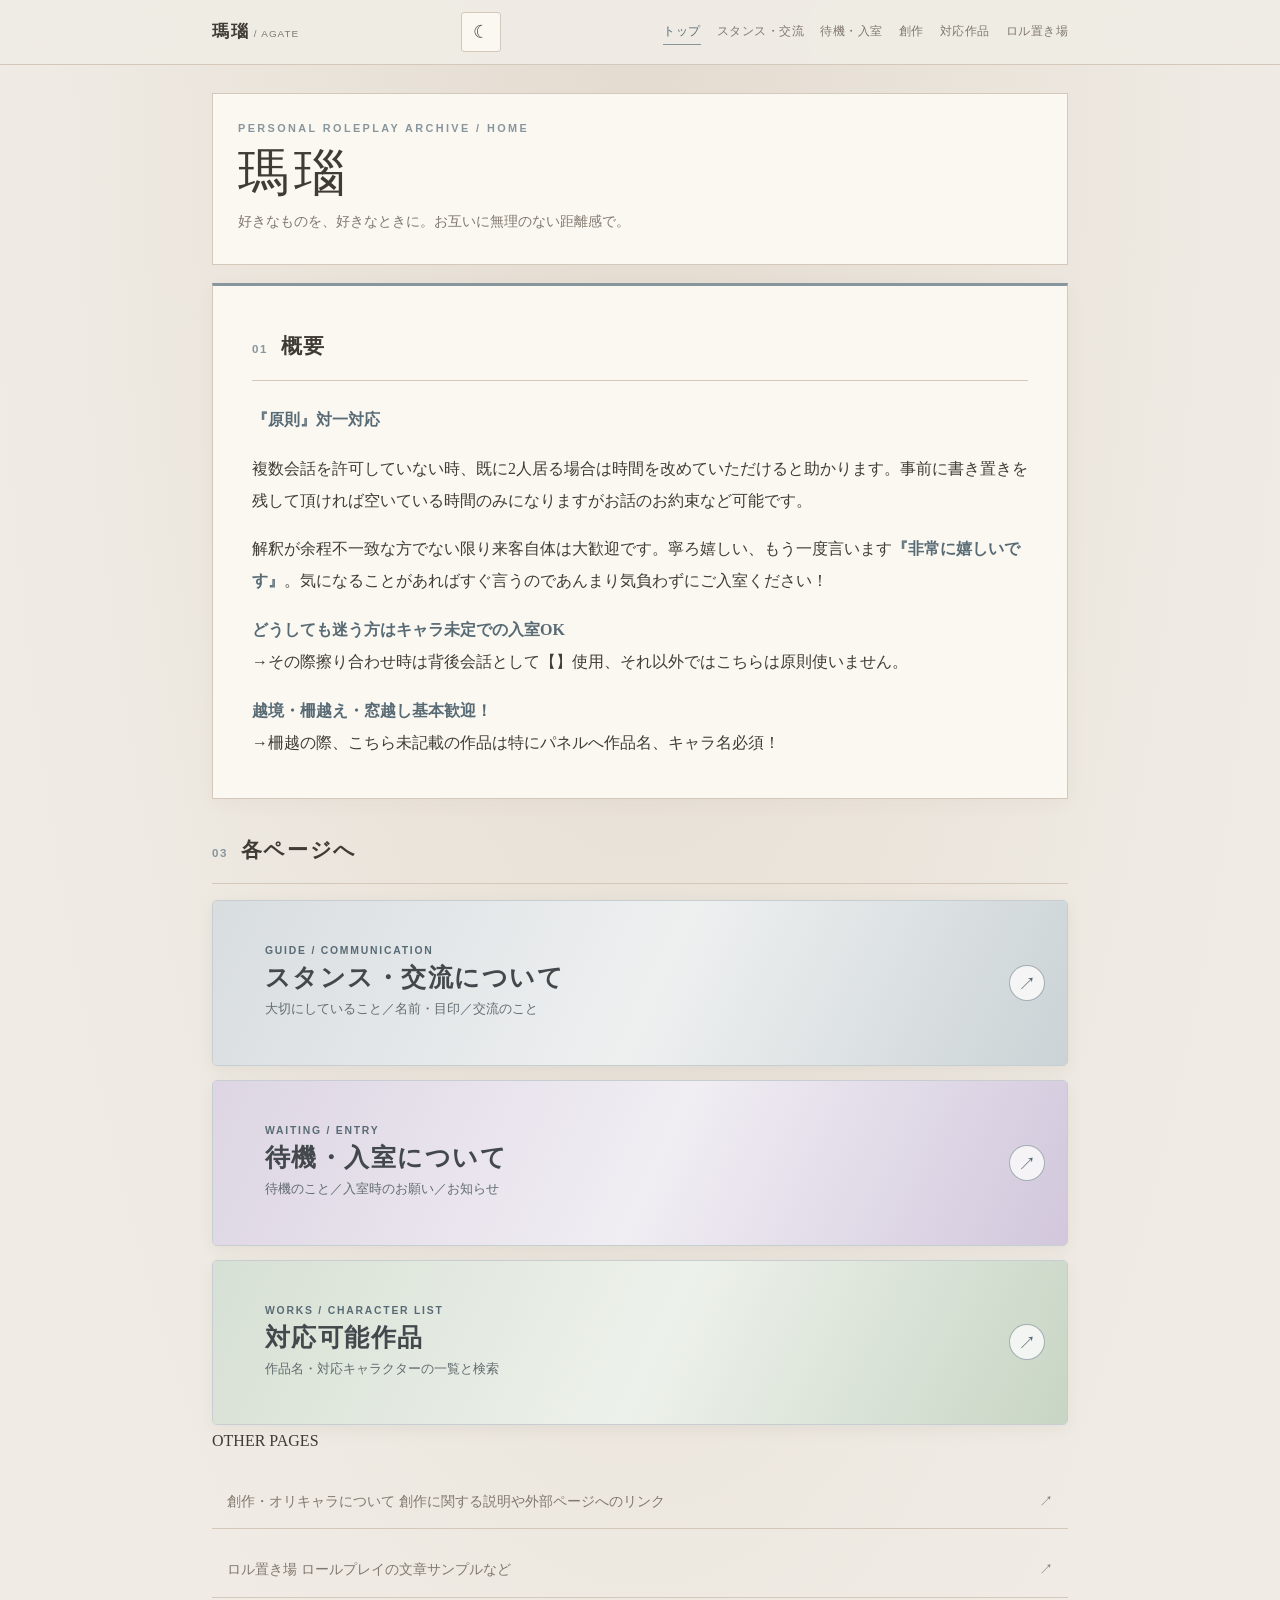
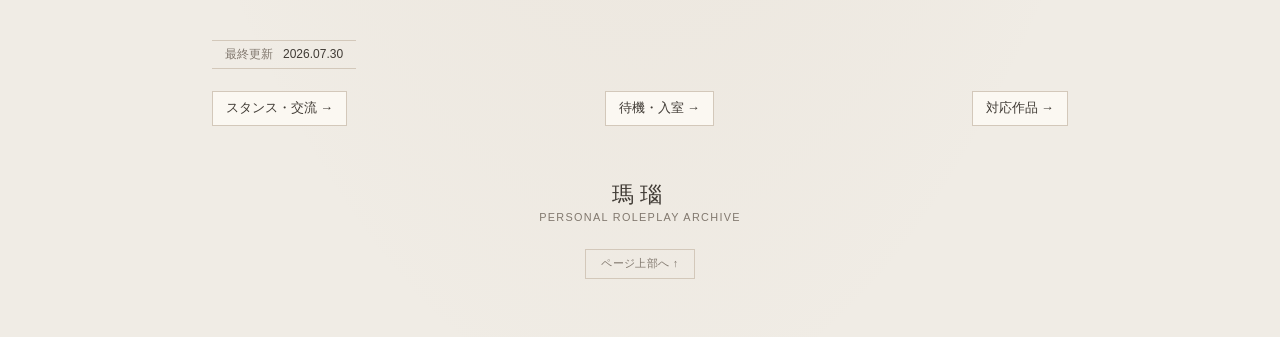
<file: index.html>
<!doctype html>
<html lang="ja">
<head>
  <meta charset="utf-8">
  <meta name="viewport" content="width=device-width, initial-scale=1">
  <meta name="theme-color" content="#f0eee6">
  <meta name="description" content="瑪瑙｜なりきり・交流案内">
  <title>瑪瑙 / AGATE</title>
  <link rel="stylesheet" href="style.css">
</head>

<body>
  <header class="site-header">
    <div class="header-inner">
      <a class="brand" href="index.html">瑪瑙<span> / AGATE</span></a>

      <div class="header-actions">
        <button class="menu-toggle" id="menuToggle" aria-expanded="false" aria-controls="siteNav">目次 ☰</button>
        <button class="theme-toggle" id="themeToggle" aria-label="ダークモードに切り替え">☾</button>
      </div>

      <nav id="siteNav" class="site-nav" aria-label="サイト内目次">
        <a href="index.html" aria-current="page">トップ</a>
        <a href="guide.html">スタンス・交流</a>
        <a href="waiting.html">待機・入室</a>
        <a href="creative.html">創作</a>
        <a href="works.html">対応作品</a>
        <a href="rol.html">ロル置き場</a>
      </nav>
    </div>
  </header>

  <main id="top">
    <div class="page-intro">
      <div class="page-kicker">PERSONAL ROLEPLAY ARCHIVE / HOME</div>
      <h1>瑪瑙</h1>
      <p>好きなものを、好きなときに。お互いに無理のない距離感で。</p>
    </div>

    <section class="content-section intro-card" id="about">
      <div class="section-heading">
        <span class="section-no">01</span>
        <h2>概要</h2>
      </div>

      <p><strong>『原則』対一対応</strong></p>

      <p>複数会話を許可していない時、既に2人居る場合は時間を改めていただけると助かります。事前に書き置きを残して頂ければ空いている時間のみになりますがお話のお約束など可能です。</p>

      <p>解釈が余程不一致な方でない限り来客自体は大歓迎です。寧ろ嬉しい、もう一度言います<strong>『非常に嬉しいです』</strong>。気になることがあればすぐ言うのであんまり気負わずにご入室ください！</p>

      <p>
        <strong>どうしても迷う方はキャラ未定での入室OK</strong><br>
        →その際擦り合わせ時は背後会話として【】使用、それ以外ではこちらは原則使いません。
      </p>

      <p>
        <strong>越境・柵越え・窓越し基本歓迎！</strong><br>
        →柵越の際、こちら未記載の作品は特にパネルへ作品名、キャラ名必須！
      </p>
    </section>

    

    <section class="banner-section" aria-labelledby="page-entries-title">
      <div class="banner-section-heading">
        <span class="section-no">03</span>
        <h2 id="page-entries-title">各ページへ</h2>
      </div>

      <div class="banner-grid">
        <a class="page-banner banner-guide" href="guide.html">
          <span class="banner-copy">
            <span class="banner-kicker">GUIDE / COMMUNICATION</span>
            <span class="banner-title">スタンス・交流について</span>
            <span class="banner-description">大切にしていること／名前・目印／交流のこと</span>
          </span>
          <span class="banner-arrow" aria-hidden="true">↗</span>
        </a>

        <a class="page-banner banner-waiting" href="waiting.html">
          <span class="banner-copy">
            <span class="banner-kicker">WAITING / ENTRY</span>
            <span class="banner-title">待機・入室について</span>
            <span class="banner-description">待機のこと／入室時のお願い／お知らせ</span>
          </span>
          <span class="banner-arrow" aria-hidden="true">↗</span>
        </a>

        <a class="page-banner banner-works" href="works.html">
          <span class="banner-copy">
            <span class="banner-kicker">WORKS / CHARACTER LIST</span>
            <span class="banner-title">対応可能作品</span>
            <span class="banner-description">作品名・対応キャラクターの一覧と検索</span>
          </span>
          <span class="banner-arrow" aria-hidden="true">↗</span>
        </a>
      </div>

      <div class="minor-page-links">
        <p class="minor-page-heading">OTHER PAGES</p>

        <a class="minor-page-link" href="creative.html">
          <span>
            <span class="minor-page-title">創作・オリキャラについて</span>
            <span class="minor-page-description">創作に関する説明や外部ページへのリンク</span>
          </span>
          <span aria-hidden="true">↗</span>
        </a>

        <a class="minor-page-link" href="rol.html">
          <span>
            <span class="minor-page-title">ロル置き場</span>
            <span class="minor-page-description">ロールプレイの文章サンプルなど</span>
          </span>
          <span aria-hidden="true">↗</span>
        </a>
      </div>
    </section>

    <div class="meta-row home-updated">
      <span class="meta-label">最終更新</span>
      <time datetime="2026-07-30" id="updatedDate">2026.07.30</time>
    </div>

    <div class="page-links">
      <a href="guide.html">スタンス・交流 →</a>
      <a href="waiting.html">待機・入室 →</a>
      <a href="works.html">対応作品 →</a>
    </div>

    <footer class="site-footer">
      <p class="footer-title">瑪瑙</p>
      <p>PERSONAL ROLEPLAY ARCHIVE</p>
      <a href="#top" class="back-top">ページ上部へ ↑</a>
    </footer>
  </main>

  <a id="floatingTop" class="floating-top" href="#top" aria-label="ページ上部へ戻る">↑</a>
  <script src="script.js"></script>
</body>
</html>
</file>
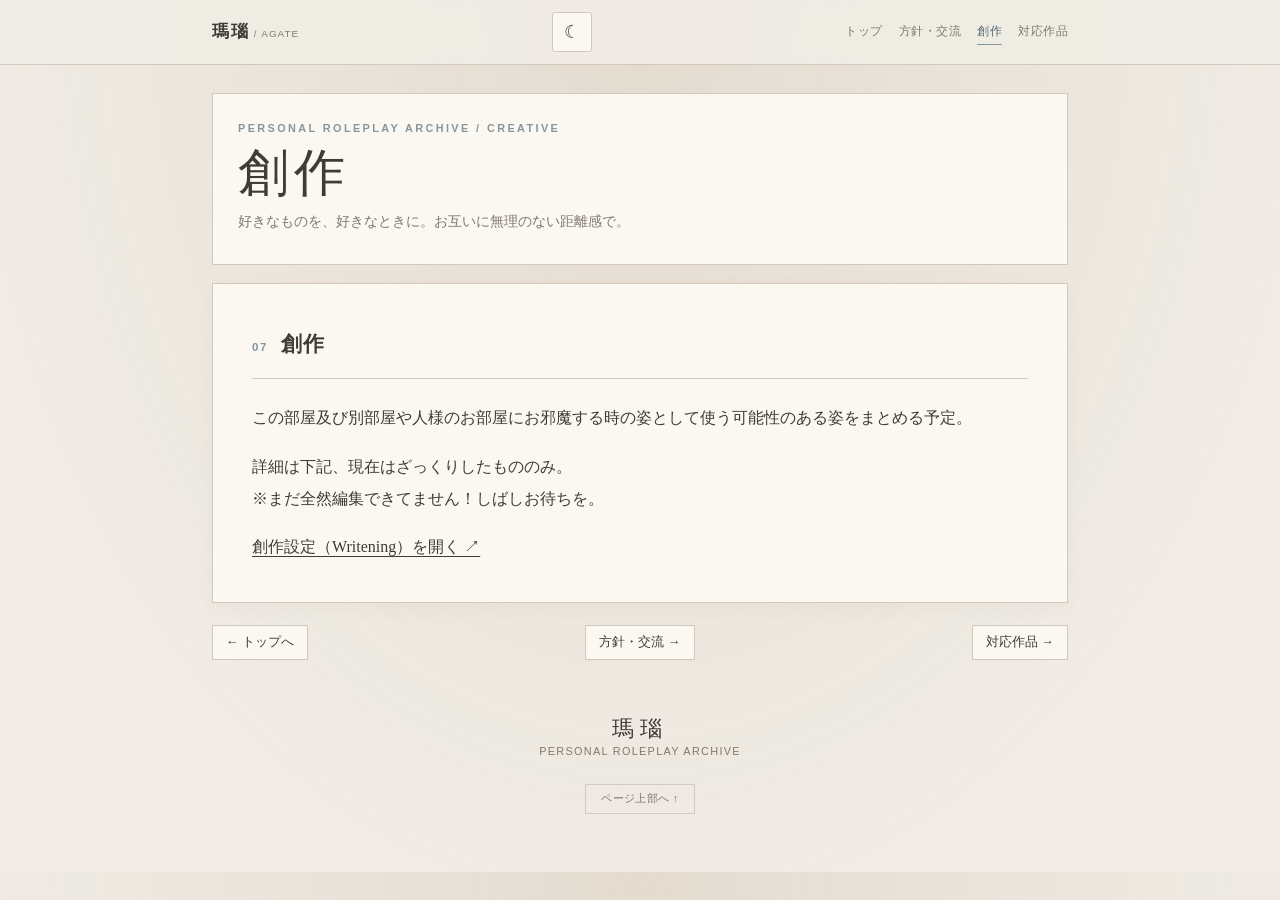
<file: creative.html>
<!doctype html>
<html lang="ja"><head><meta charset="utf-8"><meta name="viewport" content="width=device-width, initial-scale=1">
<meta name="theme-color" content="#f0eee6"><meta name="description" content="瑪瑙｜なりきり・交流案内">
<title>創作｜瑪瑙</title><link rel="stylesheet" href="style.css"></head>
<body><header class="site-header"><div class="header-inner">
<a class="brand" href="index.html">瑪瑙<span> / AGATE</span></a>
<div class="header-actions"><button class="menu-toggle" id="menuToggle" aria-expanded="false" aria-controls="siteNav">目次 ☰</button><button class="theme-toggle" id="themeToggle" aria-label="ダークモードに切り替え">☾</button></div>
<nav id="siteNav" class="site-nav" aria-label="サイト内目次"><a href="index.html">トップ</a><a href="guide.html">方針・交流</a><a href="creative.html" aria-current="page">創作</a><a href="works.html">対応作品</a></nav></div></header>
<main id="top"><div class="page-intro"><div class="page-kicker">PERSONAL ROLEPLAY ARCHIVE / CREATIVE</div><h1>創作</h1><p>好きなものを、好きなときに。お互いに無理のない距離感で。</p></div>
<section class="content-section" id="創作">
<div class="section-heading"><span class="section-no">07</span><h2>創作</h2></div>
<p>この部屋及び別部屋や人様のお部屋にお邪魔する時の姿として使う可能性のある姿をまとめる予定。</p>
<p>詳細は下記、現在はざっくりしたもののみ。<br/>※まだ全然編集できてません！しばしお待ちを。</p>
<p><a class="text-link" href="https://writening.net/page?8SPpEe" rel="noopener noreferrer" target="_blank">創作設定（Writening）を開く ↗</a></p>
</section>
<div class="page-links"><a href="index.html">← トップへ</a><a href="guide.html">方針・交流 →</a><a href="works.html">対応作品 →</a></div>
<footer class="site-footer"><p class="footer-title">瑪瑙</p><p>PERSONAL ROLEPLAY ARCHIVE</p><a href="#top" class="back-top">ページ上部へ ↑</a></footer></main>
<a id="floatingTop" class="floating-top" href="#top" aria-label="ページ上部へ戻る">↑</a><script src="script.js"></script></body></html>
</file>
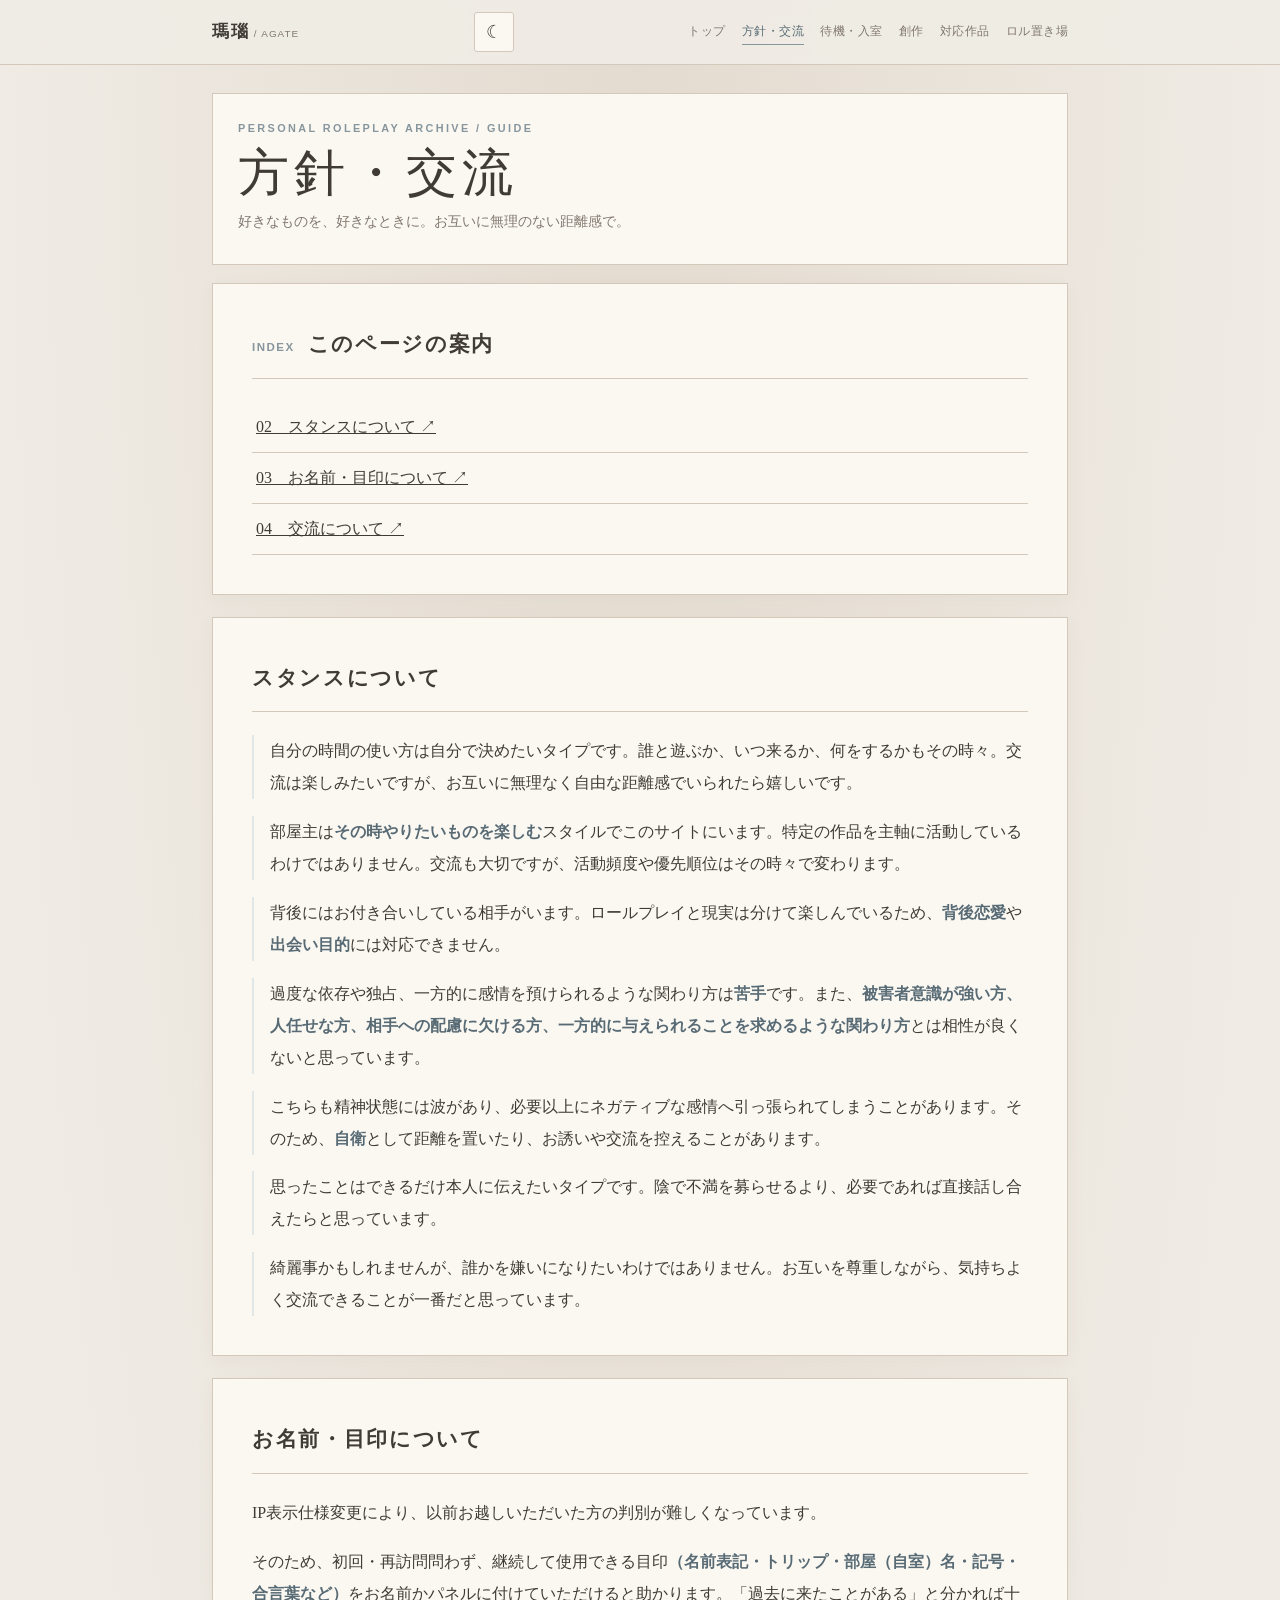
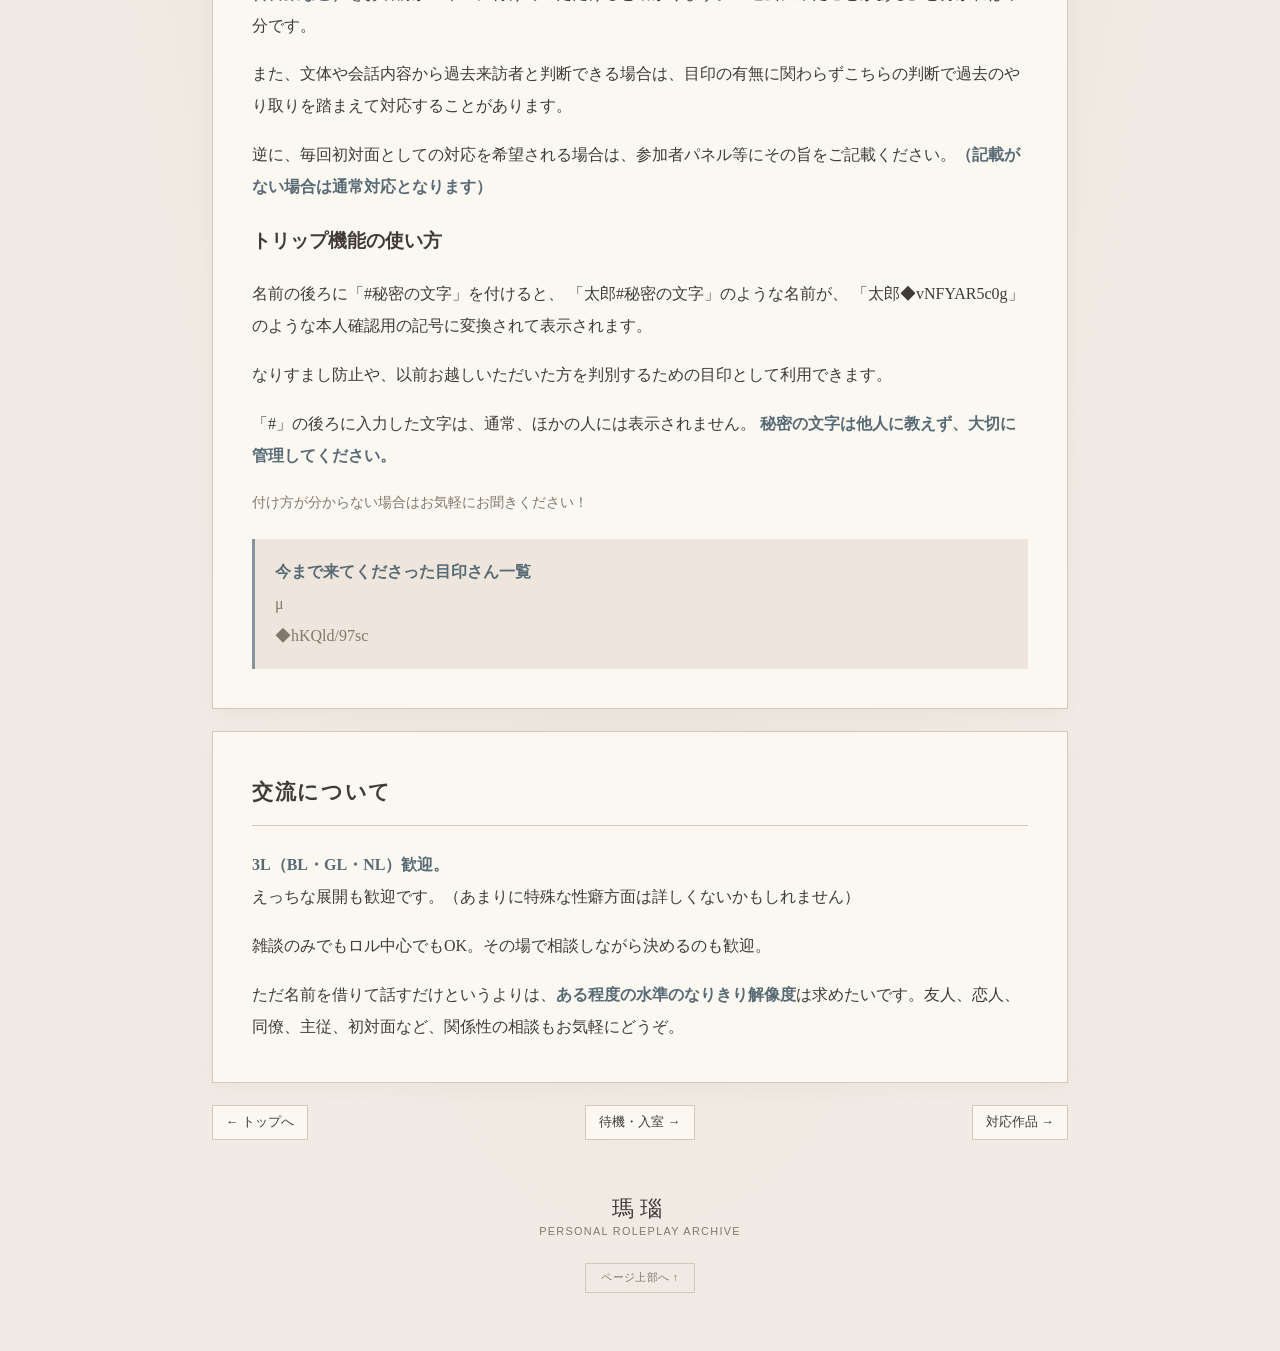
<file: guide.html>
<!doctype html>
<html lang="ja">
<head>
<meta charset="utf-8">
<meta name="viewport" content="width=device-width, initial-scale=1">
<meta name="theme-color" content="#f0eee6">
<meta name="description" content="瑪瑙｜なりきり・交流案内">
<title>方針・交流｜瑪瑙</title>
<link rel="stylesheet" href="style.css">
</head>

<body>
<header class="site-header">
  <div class="header-inner">
    <a class="brand" href="index.html">瑪瑙<span> / AGATE</span></a>
    <div class="header-actions">
      <button class="menu-toggle" id="menuToggle"
        aria-expanded="false" aria-controls="siteNav">目次 ☰</button>
      <button class="theme-toggle" id="themeToggle"
        aria-label="ダークモードに切り替え">☾</button>
    </div>
    <nav id="siteNav" class="site-nav" aria-label="サイト内ナビゲーション">
      <a href="index.html">トップ</a>
      <a href="guide.html" aria-current="page">方針・交流</a>
      <a href="waiting.html">待機・入室</a>
      <a href="creative.html">創作</a>
      <a href="works.html">対応作品</a>
      <a href="rol.html">ロル置き場</a>
    </nav>
  </div>
</header>

<main id="top">
  <div class="page-intro">
    <div class="page-kicker">PERSONAL ROLEPLAY ARCHIVE / GUIDE</div>
    <h1>方針・交流</h1>
    <p>好きなものを、好きなときに。お互いに無理のない距離感で。</p>
  </div>
<section class="content-section" id="guide-index">
  <div class="section-heading">
    <span class="section-no">INDEX</span>
    <h2>このページの案内</h2>
  </div>
  <nav class="guide-index" aria-label="ページ内目次">
    <a href="#stance">02　スタンスについて ↗</a>
    <a href="#name-mark">03　お名前・目印について ↗</a>
    <a href="#交流">04　交流について ↗</a>
  </nav>
</section>
  <section class="content-section" id="stance">
    <div class="section-heading">

      <h2>スタンスについて</h2>
    </div>
    <div class="prose">
      <p>自分の時間の使い方は自分で決めたいタイプです。誰と遊ぶか、いつ来るか、何をするかもその時々。交流は楽しみたいですが、お互いに無理なく自由な距離感でいられたら嬉しいです。</p>
      <p>部屋主は<strong>その時やりたいものを楽しむ</strong>スタイルでこのサイトにいます。特定の作品を主軸に活動しているわけではありません。交流も大切ですが、活動頻度や優先順位はその時々で変わります。</p>
      <p>背後にはお付き合いしている相手がいます。ロールプレイと現実は分けて楽しんでいるため、<strong>背後恋愛</strong>や<strong>出会い目的</strong>には対応できません。</p>
      <p>過度な依存や独占、一方的に感情を預けられるような関わり方は<strong>苦手</strong>です。また、<strong>被害者意識が強い方、人任せな方、相手への配慮に欠ける方、一方的に与えられることを求めるような関わり方</strong>とは相性が良くないと思っています。</p>
      <p>こちらも精神状態には波があり、必要以上にネガティブな感情へ引っ張られてしまうことがあります。そのため、<strong>自衛</strong>として距離を置いたり、お誘いや交流を控えることがあります。</p>
      <p>思ったことはできるだけ本人に伝えたいタイプです。陰で不満を募らせるより、必要であれば直接話し合えたらと思っています。</p>
      <p>綺麗事かもしれませんが、誰かを嫌いになりたいわけではありません。お互いを尊重しながら、気持ちよく交流できることが一番だと思っています。</p>
    </div>
  </section>

  <section class="content-section" id="name-mark">
    <div class="section-heading">
    
      <h2>お名前・目印について</h2>
    </div>
    <p>IP表示仕様変更により、以前お越しいただいた方の判別が難しくなっています。</p>
    <p>そのため、初回・再訪問問わず、継続して使用できる目印<strong>（名前表記・トリップ・部屋（自室）名・記号・合言葉など）</strong>をお名前かパネルに付けていただけると助かります。「過去に来たことがある」と分かれば十分です。</p>
    <p>また、文体や会話内容から過去来訪者と判断できる場合は、目印の有無に関わらずこちらの判断で過去のやり取りを踏まえて対応することがあります。</p>
    <p>逆に、毎回初対面としての対応を希望される場合は、参加者パネル等にその旨をご記載ください。<strong>（記載がない場合は通常対応となります）</strong></p>
  <div class="agate-note">
  <h3>トリップ機能の使い方</h3>
  <p>
    名前の後ろに「#秘密の文字」を付けると、
    「太郎#秘密の文字」のような名前が、
    「太郎◆vNFYAR5c0g」のような本人確認用の記号に変換されて表示されます。
  </p>
  <p>
    なりすまし防止や、以前お越しいただいた方を判別するための目印として利用できます。
  </p>
  <p>
    「#」の後ろに入力した文字は、通常、ほかの人には表示されません。
    <strong>秘密の文字は他人に教えず、大切に管理してください。</strong>
  </p>
  <p class="small-note">
    付け方が分からない場合はお気軽にお聞きください！
  </p>
</div>

    <div class="agate-card">
 

    <blockquote>
      <strong>今まで来てくださった目印さん一覧</strong><br>
      μ<br>
      ◆hKQld/97sc
    </blockquote>
  </section>

  <section class="content-section" id="交流">
    <div class="section-heading">

      <h2>交流について</h2>
    </div>
    <p><strong>3L（BL・GL・NL）歓迎。</strong><br>
    えっちな展開も歓迎です。（あまりに特殊な性癖方面は詳しくないかもしれません）</p>
    <p>雑談のみでもロル中心でもOK。その場で相談しながら決めるのも歓迎。</p>
    <p>ただ名前を借りて話すだけというよりは、<strong>ある程度の水準のなりきり解像度</strong>は求めたいです。友人、恋人、同僚、主従、初対面など、関係性の相談もお気軽にどうぞ。</p>
  </section>

  <div class="page-links">
    <a href="index.html">← トップへ</a>
    <a href="waiting.html">待機・入室 →</a>
    <a href="works.html">対応作品 →</a>
  </div>

  <footer class="site-footer">
    <p class="footer-title">瑪瑙</p>
    <p>PERSONAL ROLEPLAY ARCHIVE</p>
    <a href="#top" class="back-top">ページ上部へ ↑</a>
  </footer>
</main>

<a id="floatingTop" class="floating-top" href="#top"
  aria-label="ページ上部へ戻る">↑</a>

<script src="script.js"></script>

</body>
</html>
</file>
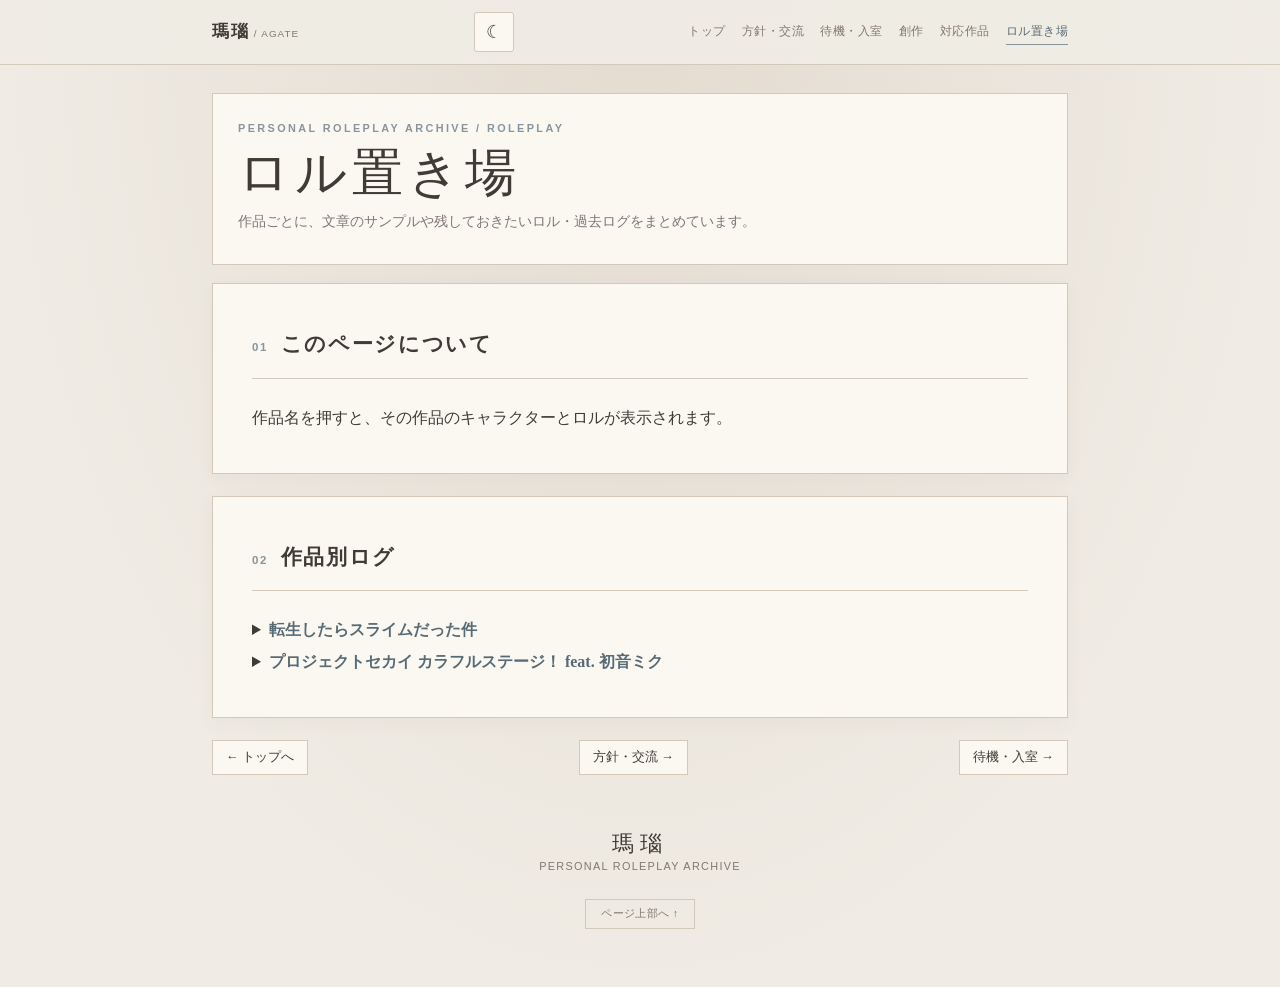
<file: rol.html>
<!doctype html>
<html lang="ja">
<head>
<meta charset="utf-8">
<meta name="viewport" content="width=device-width, initial-scale=1">
<meta name="theme-color" content="#f0eee6">
<meta name="description" content="瑪瑙｜ロル置き場">
<title>ロル置き場｜瑪瑙</title>
<link rel="stylesheet" href="style.css">
</head>

<body>
<header class="site-header">
  <div class="header-inner">
    <a class="brand" href="index.html">瑪瑙<span> / AGATE</span></a>
    <div class="header-actions">
      <button class="menu-toggle" id="menuToggle"
        aria-expanded="false" aria-controls="siteNav">目次 ☰</button>
      <button class="theme-toggle" id="themeToggle"
        aria-label="ダークモードに切り替え">☾</button>
    </div>
    <nav id="siteNav" class="site-nav" aria-label="サイト内ナビゲーション">
      <a href="index.html">トップ</a>
      <a href="guide.html">方針・交流</a>
      <a href="waiting.html">待機・入室</a>
      <a href="creative.html">創作</a>
      <a href="works.html">対応作品</a>
      <a href="rol.html" aria-current="page">ロル置き場</a>
    </nav>
  </div>
</header>

<main id="top">
  <div class="page-intro">
    <div class="page-kicker">PERSONAL ROLEPLAY ARCHIVE / ROLEPLAY</div>
    <h1>ロル置き場</h1>
    <p>作品ごとに、文章のサンプルや残しておきたいロル・過去ログをまとめています。</p>
  </div>

  <section class="content-section" id="about">
    <div class="section-heading">
      <span class="section-no">01</span>
      <h2>このページについて</h2>
    </div>
    <div class="agate-note">
      <p>作品名を押すと、その作品のキャラクターとロルが表示されます。</p>
    </div>
  </section>

  <section class="content-section" id="samples">
    <div class="section-heading">
      <span class="section-no">02</span>
      <h2>作品別ログ</h2>
    </div>

    <!-- 転生したらスライムだった件 -->
    <details class="agate-card">
      <summary>
        <strong>転生したらスライムだった件</strong>
      </summary>

    <div class="prose">
  <h3>リムル</h3>
  <p class="small-note">
    <time datetime="2026-06-09T12:58:11">2026.06.09 12:58:11</time>
  </p>

  <blockquote>
    <p>（　執務室を後にし、石畳の道を歩く。　夜のテンペストは昼間とは違う顔を見せる。　酒場から聞こえる笑い声。　屋台から漂う香ばしい匂い。　家路を急ぐ者たちの足音。　どこを見ても穏やかな日常が広がっていた。　ふと足を止め、街を見渡す。）　「本当に大きくなったな」　（最初は小さな村だった。　それが今では国と呼ばれる規模になっている。　仲間たちの努力の結果だ。　もちろん自分も頑張ったとは思うが、一人では絶対に辿り着けなかった。）　「まあ、仕事が増える一方なのは勘弁してほしいけど」　《告。本日未処理案件が――》　「聞かない」　《了》　「素直だな今日は」　（思わず笑う。　夜風が吹き抜ける。　どこか心地良い静けさだった。）　「こういう時間も悪くないよな、ラファエルさん」　《是》　（それ以上の言葉はない。　だが、それで十分だった。　再び歩き出す。　夜はまだ長い。　）</p>
  </blockquote>
</div>
    </details>

    <!-- プロジェクトセカイ -->
    <details class="agate-card">
      <summary>
        <strong>プロジェクトセカイ カラフルステージ！ feat. 初音ミク</strong>
      </summary>

     <div class="prose">
  <h3>草薙寧々</h3>
  <p class="small-note">
    <time datetime="2026-10-21T19:52:52">2026.10.21 19:52:52</time>
  </p>

  <blockquote>
    <p>（練習を終え、ひと息つくように小さく息を吐くと机に置いた台本を横目に、近くにあったゲーム機へと手を伸ばした。少しだけ遊んでから帰ろう、なんて軽い気持ちで起動したはずが、いざ始まれば画面を見つめる目は真剣そのもの。相手の動きを見極めながら指先を忙しなく動かし、勝利の表示が出たところでようやく肩の力を抜いた。）……よし。やっぱり、やるなら負けたくないし。（もう一戦だけ、と再びゲームを始めようとしてはふと先ほどまで練習していた歌のことを思い出す。画面から目を離して確かめるように小さく旋律を口ずさんでみるものの、どうにも納得がいかないらしい。眉を寄せて同じフレーズを繰り返し、今度は音の響きに意識を向けて丁寧に歌い直す。何度か試した末にようやく頷くと、満足したように台本を手に取った。）……ん。ここの音、さっきよりよくなったかも。もうちょっと練習していこうかな。</p>
  </blockquote>
</div>
    </details>
  </section>

  <div class="page-links">
    <a href="index.html">← トップへ</a>
    <a href="guide.html">方針・交流 →</a>
    <a href="waiting.html">待機・入室 →</a>
  </div>

  <footer class="site-footer">
    <p class="footer-title">瑪瑙</p>
    <p>PERSONAL ROLEPLAY ARCHIVE</p>
    <a href="#top" class="back-top">ページ上部へ ↑</a>
  </footer>
</main>

<a id="floatingTop" class="floating-top" href="#top"
  aria-label="ページ上部へ戻る">↑</a>

<script src="script.js"></script>
</body>
</html>
</file>
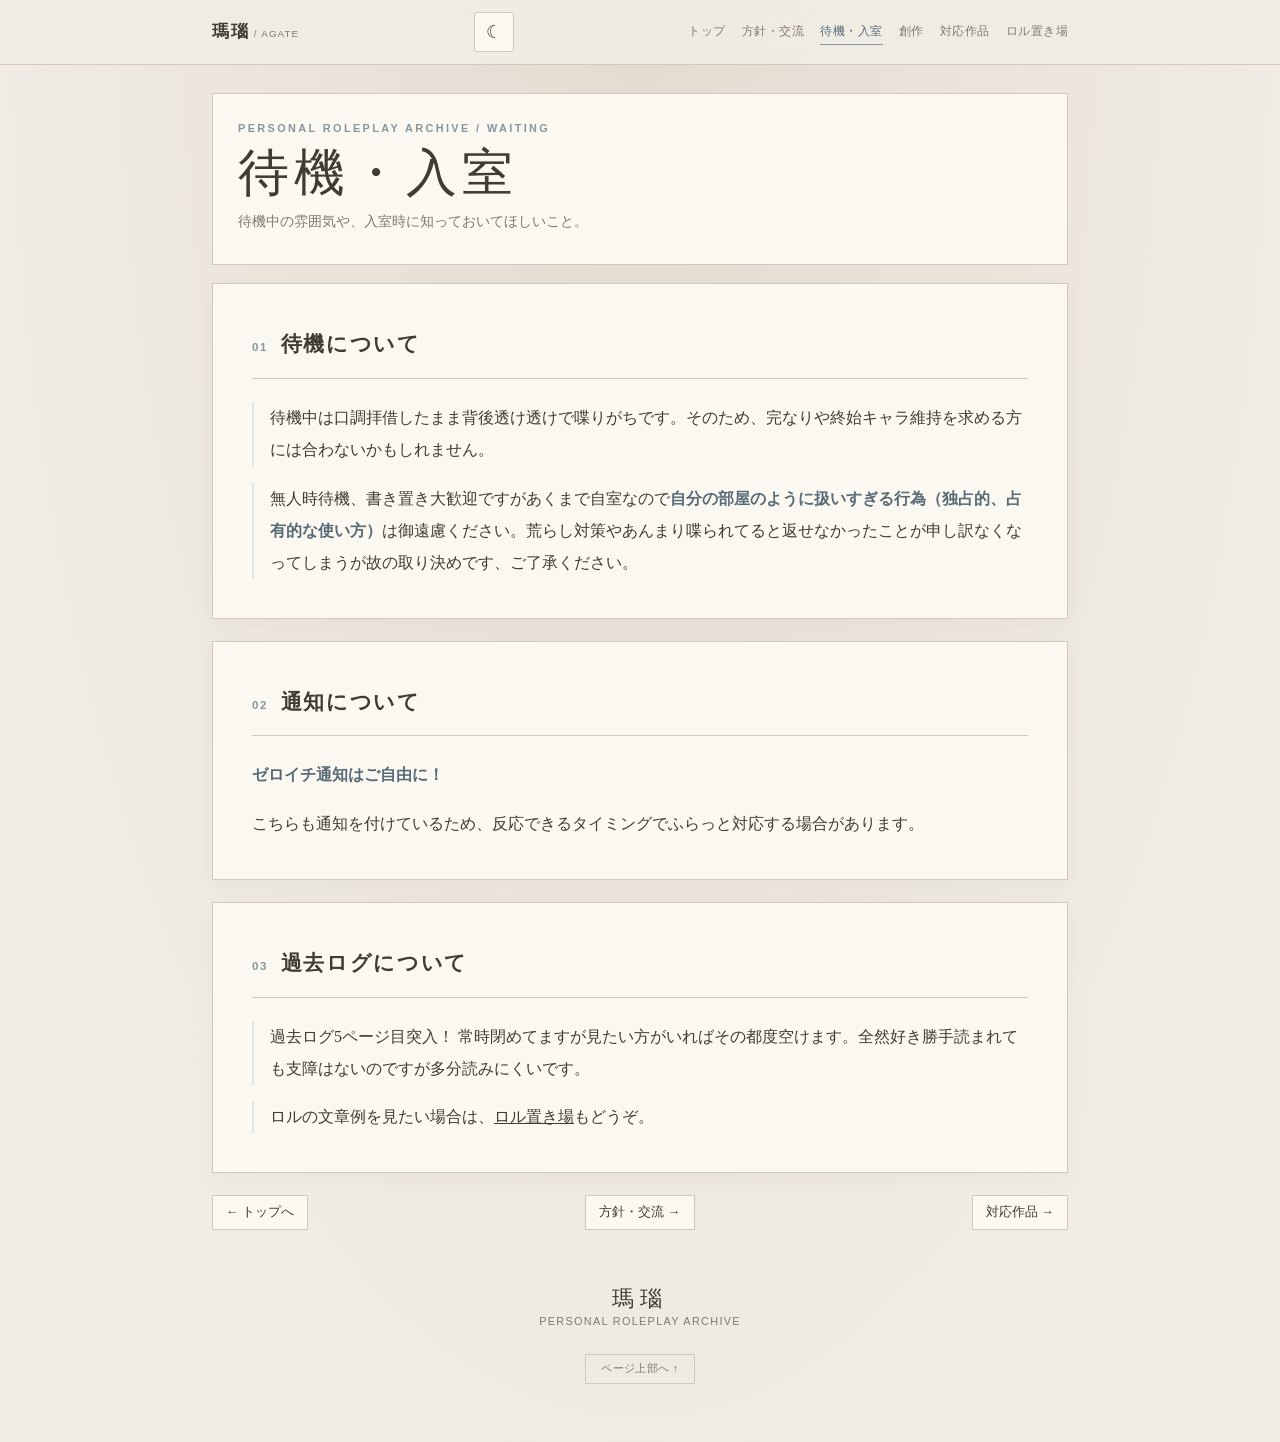
<file: waiting.html>
<!doctype html>
<html lang="ja">
<head>
<meta charset="utf-8">
<meta name="viewport" content="width=device-width, initial-scale=1">
<meta name="theme-color" content="#f0eee6">
<meta name="description" content="瑪瑙｜待機・入室について">
<title>待機・入室｜瑪瑙</title>
<link rel="stylesheet" href="style.css">
</head>

<body>
<header class="site-header">
  <div class="header-inner">
    <a class="brand" href="index.html">瑪瑙<span> / AGATE</span></a>
    <div class="header-actions">
      <button class="menu-toggle" id="menuToggle"
        aria-expanded="false" aria-controls="siteNav">目次 ☰</button>
      <button class="theme-toggle" id="themeToggle"
        aria-label="ダークモードに切り替え">☾</button>
    </div>
    <nav id="siteNav" class="site-nav" aria-label="サイト内ナビゲーション">
      <a href="index.html">トップ</a>
      <a href="guide.html">方針・交流</a>
      <a href="waiting.html" aria-current="page">待機・入室</a>
      <a href="creative.html">創作</a>
      <a href="works.html">対応作品</a>
      <a href="rol.html">ロル置き場</a>
    </nav>
  </div>
</header>

<main id="top">
  <div class="page-intro">
    <div class="page-kicker">PERSONAL ROLEPLAY ARCHIVE / WAITING</div>
    <h1>待機・入室</h1>
    <p>待機中の雰囲気や、入室時に知っておいてほしいこと。</p>
  </div>

  <section class="content-section" id="waiting">
    <div class="section-heading">
      <span class="section-no">01</span>
      <h2>待機について</h2>
    </div>
    <div class="prose">
      <p>待機中は口調拝借したまま背後透け透けで喋りがちです。そのため、完なりや終始キャラ維持を求める方には合わないかもしれません。</p>
      <p>無人時待機、書き置き大歓迎ですがあくまで自室なので<strong>自分の部屋のように扱いすぎる行為（独占的、占有的な使い方）</strong>は御遠慮ください。荒らし対策やあんまり喋られてると返せなかったことが申し訳なくなってしまうが故の取り決めです、ご了承ください。</p>
    </div>
  </section>

  <section class="content-section" id="notifications">
    <div class="section-heading">
      <span class="section-no">02</span>
      <h2>通知について</h2>
    </div>
    <div class="agate-note">
      <p><strong>ゼロイチ通知はご自由に！</strong></p>
      <p>こちらも通知を付けているため、反応できるタイミングでふらっと対応する場合があります。</p>
    </div>
  </section>

  <section class="content-section" id="logs">
    <div class="section-heading">
      <span class="section-no">03</span>
      <h2>過去ログについて</h2>
    </div>
    <div class="prose">
      <p>過去ログ5ページ目突入！ 常時閉めてますが見たい方がいればその都度空けます。全然好き勝手読まれても支障はないのですが多分読みにくいです。</p>
      <p>ロルの文章例を見たい場合は、<a href="rol.html">ロル置き場</a>もどうぞ。</p>
    </div>
  </section>

  <div class="page-links">
    <a href="index.html">← トップへ</a>
    <a href="guide.html">方針・交流 →</a>
    <a href="works.html">対応作品 →</a>
  </div>

  <footer class="site-footer">
    <p class="footer-title">瑪瑙</p>
    <p>PERSONAL ROLEPLAY ARCHIVE</p>
    <a href="#top" class="back-top">ページ上部へ ↑</a>
  </footer>
</main>

<a id="floatingTop" class="floating-top" href="#top"
  aria-label="ページ上部へ戻る">↑</a>

<script src="script.js"></script>
</body>
</html>
</file>
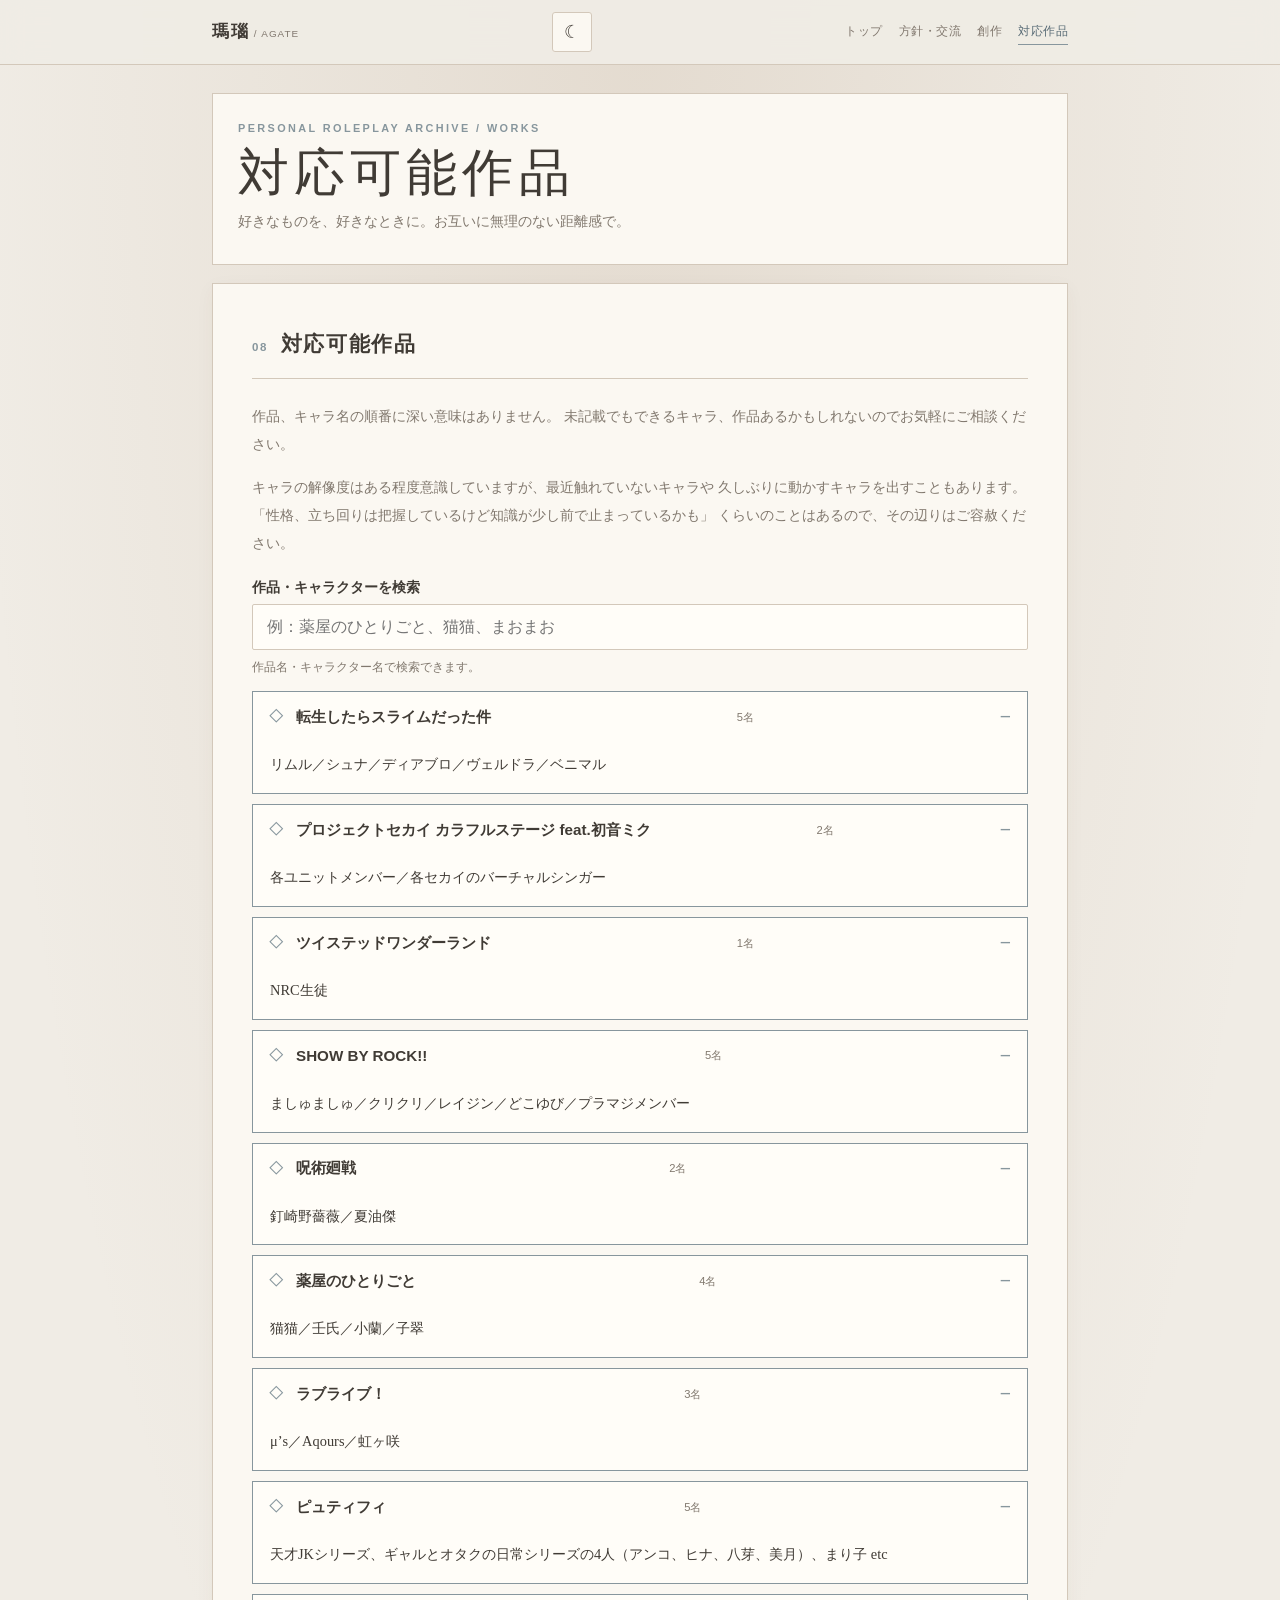
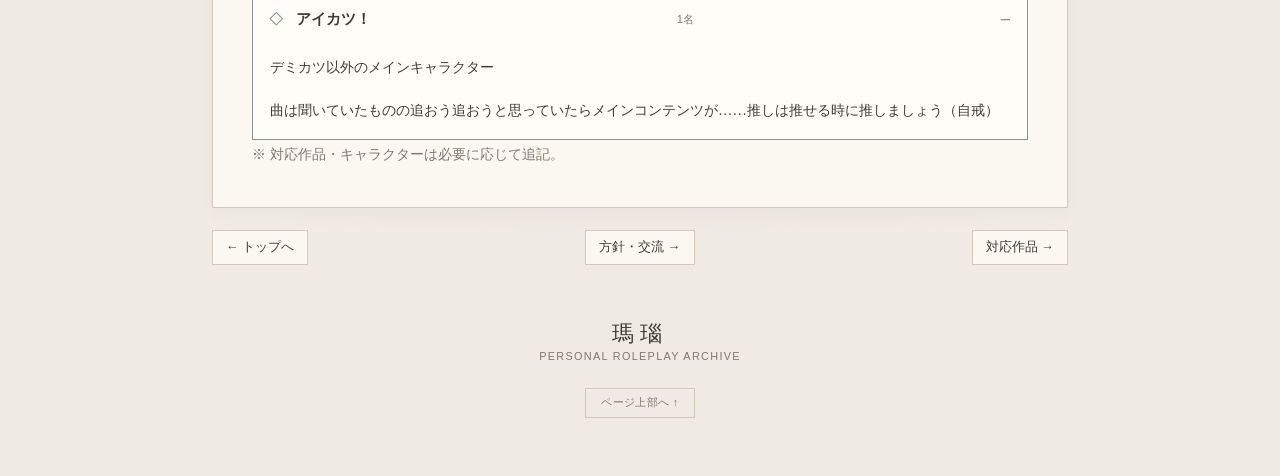
<file: works.html>
<!doctype html>
<html lang="ja">
<head>
  <meta charset="utf-8">
  <meta name="viewport" content="width=device-width, initial-scale=1">
  <meta name="theme-color" content="#f0eee6">
  <meta name="description" content="瑪瑙｜なりきり・交流案内">
  <title>対応可能作品｜瑪瑙</title>
  <link rel="stylesheet" href="style.css">

  <style>
    .search-highlight {
      font-weight: 700;
      border-radius: 3px;
      padding: 0 2px;
      -webkit-box-decoration-break: clone;
      box-decoration-break: clone;
    }

    .search-highlight-work {
      background-color: #dedede;
      color: #222222;
    }

    .search-highlight-character {
      background-color: #eeeeee;
      color: #222222;
    }
  </style>
</head>

<body>
<header class="site-header">
  <div class="header-inner">
    <a class="brand" href="index.html">瑪瑙<span> / AGATE</span></a>
    <div class="header-actions">
      <button class="menu-toggle" id="menuToggle"
        aria-expanded="false" aria-controls="siteNav">目次 ☰</button>
      <button class="theme-toggle" id="themeToggle"
        aria-label="ダークモードに切り替え">☾</button>
    </div>
    <nav id="siteNav" class="site-nav" aria-label="サイト内目次">
      <a href="index.html">トップ</a>
      <a href="guide.html">方針・交流</a>
      <a href="creative.html">創作</a>
      <a href="works.html" aria-current="page">対応作品</a>
    </nav>
  </div>
</header>

<main id="top">
  <div class="page-intro">
    <div class="page-kicker">PERSONAL ROLEPLAY ARCHIVE / WORKS</div>
    <h1>対応可能作品</h1>
    <p>好きなものを、好きなときに。お互いに無理のない距離感で。</p>
  </div>

  <section class="content-section" id="作品">
    <div class="section-heading">
      <span class="section-no">08</span>
      <h2>対応可能作品</h2>
    </div>

    <p class="muted">
      作品、キャラ名の順番に深い意味はありません。
      未記載でもできるキャラ、作品あるかもしれないのでお気軽にご相談ください。
    </p>

    <p class="muted">
      キャラの解像度はある程度意識していますが、最近触れていないキャラや
      久しぶりに動かすキャラを出すこともあります。
      「性格、立ち回りは把握しているけど知識が少し前で止まっているかも」
      くらいのことはあるので、その辺りはご容赦ください。
    </p>

    <label class="search-label" for="characterSearch">
      作品・キャラクターを検索
    </label>

    <input
      autocomplete="off"
      class="search-input"
      id="characterSearch"
      placeholder="例：薬屋のひとりごと、猫猫、まおまお"
      type="search"
    >

    <p aria-live="polite" class="search-status" id="searchStatus">
      作品名・キャラクター名で検索できます。
    </p>

    <div class="works-list" id="worksList">

      <details class="work" open
        data-work="転生したらスライムだった件"
        data-characters="リムル|シュナ|ディアブロ|ヴェルドラ|ベニマル">
        <summary>転生したらスライムだった件
          <span class="work-count"></span>
        </summary>
        <p>リムル／シュナ／ディアブロ／ヴェルドラ／ベニマル</p>
      </details>

      <details class="work" open
        data-work="プロジェクトセカイ カラフルステージ feat.初音ミク"
        data-characters="各ユニットメンバー|各セカイのバーチャルシンガー">
        <summary>プロジェクトセカイ カラフルステージ feat.初音ミク
          <span class="work-count"></span>
        </summary>
        <p>各ユニットメンバー／各セカイのバーチャルシンガー</p>
      </details>

      <details class="work" open
        data-work="ツイステッドワンダーランド"
        data-characters="NRC生徒">
        <summary>ツイステッドワンダーランド
          <span class="work-count"></span>
        </summary>
        <p>NRC生徒</p>
      </details>

      <details class="work" open
        data-work="SHOW BY ROCK!!"
        data-characters="ましゅましゅ|クリクリ|レイジン|どこゆび|プラマジメンバー">
        <summary>SHOW BY ROCK!!
          <span class="work-count"></span>
        </summary>
        <p>ましゅましゅ／クリクリ／レイジン／どこゆび／プラマジメンバー</p>
      </details>

      <details class="work" open
        data-work="呪術廻戦"
        data-characters="釘崎野薔薇|夏油傑">
        <summary>呪術廻戦 <span class="work-count"></span></summary>
        <p>釘崎野薔薇／夏油傑</p>
      </details>

      <details class="work" open
        data-work="薬屋のひとりごと"
        data-characters="猫猫|壬氏|小蘭|子翠">
        <summary>薬屋のひとりごと <span class="work-count"></span></summary>
        <p>猫猫／壬氏／小蘭／子翠</p>
      </details>

      <details class="work" open
        data-work="ラブライブ！"
        data-characters="μ’s|Aqours|虹ヶ咲">
        <summary>ラブライブ！
          <span class="work-count"></span>
        </summary>
        <p>μ’s／Aqours／虹ヶ咲</p>
      </details>

      <details class="work" open
        data-work="ピュティフィ"
        data-characters="アンコ|ヒナ|八芽|美月|まり子">
        <summary>ピュティフィ
          <span class="work-count"></span>
        </summary>
        <p>天才JKシリーズ、ギャルとオタクの日常シリーズの4人（アンコ、ヒナ、八芽、美月）、まり子 etc</p>
      </details>

      <details class="work" open
        data-work="アイカツ！"
        data-characters="デミカツ以外のメインキャラクター">
        <summary>アイカツ！
          <span class="work-count"></span>
        </summary>
        <p>デミカツ以外のメインキャラクター</p>
        <p>曲は聞いていたものの追おう追おうと思っていたらメインコンテンツが……推しは推せる時に推しましょう（自戒）</p>
      </details>

    </div>

    <p class="small-note">
      ※ 対応作品・キャラクターは必要に応じて追記。
    </p>
  </section>

  <div class="page-links">
    <a href="index.html">← トップへ</a>
    <a href="guide.html">方針・交流 →</a>
    <a href="works.html">対応作品 →</a>
  </div>

  <footer class="site-footer">
    <p class="footer-title">瑪瑙</p>
    <p>PERSONAL ROLEPLAY ARCHIVE</p>
    <a href="#top" class="back-top">ページ上部へ ↑</a>
  </footer>
</main>

<a id="floatingTop" class="floating-top" href="#top"
  aria-label="ページ上部へ戻る">↑</a>

<script src="script.js"></script>

<script>
(() => {
  const searchInput = document.getElementById("characterSearch");
  const status = document.getElementById("searchStatus");
  const works = [...document.querySelectorAll("#worksList .work")];

  if (!searchInput || !status || !works.length) return;

  // data-characters に登録された項目数を自動表示
  function updateCharacterCounts() {
    works.forEach(work => {
      const names = (work.dataset.characters || "")
        .split("|")
        .filter(name => name.trim() !== "");

      const count = work.querySelector(".work-count");

      if (count) {
        count.textContent = names.length + "名";
      }
    });
  }

  const aliases = [
    { name: "猫猫", aliases: ["まおまお", "マオマオ", "maomao", "mao mao"] },
    { name: "壬氏", aliases: ["じんし", "ジンシ", "jinshi"] },
    { name: "小蘭", aliases: ["しゃおらん", "シャオラン", "shaolan"] },
    { name: "子翠", aliases: ["しすい", "シスイ", "shisui"] },
    { name: "釘崎野薔薇", aliases: ["くぎさきのばら", "クギサキノバラ", "kugisaki nobara"] },
    { name: "夏油傑", aliases: ["げとうすぐる", "ゲトウスグル", "geto suguru"] },
    { name: "リムル", aliases: ["りむる", "rimuru"] },
    { name: "シュナ", aliases: ["しゅな", "shuna"] },
    { name: "ディアブロ", aliases: ["でぃあぶろ", "diablo"] },
    { name: "ヴェルドラ", aliases: ["べるどら", "veldora"] },
    { name: "ベニマル", aliases: ["べにまる", "benimaru"] }
  ];

  function normalize(value) {
    return String(value || "")
      .normalize("NFKC")
      .toLocaleLowerCase("ja")
      .replace(/[\s　・!！?？ー―‐\-／/.,。、「」『』【】（）()]/g, "");
  }

  const originals = works.map(work => ({
    work,
    summary: work.querySelector("summary")?.innerHTML || "",
    paragraphs: [...work.querySelectorAll("p")].map(p => p.innerHTML)
  }));

  function restoreOriginals() {
    originals.forEach(item => {
      const summary = item.work.querySelector("summary");
      if (summary) summary.innerHTML = item.summary;

      const paragraphs = item.work.querySelectorAll("p");
      item.paragraphs.forEach((html, index) => {
        if (paragraphs[index]) paragraphs[index].innerHTML = html;
      });
    });
  }

  function getCharacterMatches(work, query) {
    const names = (work.dataset.characters || "")
      .split("|")
      .filter(Boolean);

    return names.filter(name => {
      const entry = aliases.find(item => item.name === name);
      const searchNames = entry ? [name, ...entry.aliases] : [name];

      return searchNames.some(value => normalize(value).includes(query));
    });
  }

  function highlightTextNode(node, regex, className) {
    const text = node.nodeValue;
    if (!text) return;

    regex.lastIndex = 0;
    if (!regex.test(text)) return;
    regex.lastIndex = 0;

    const fragment = document.createDocumentFragment();
    let start = 0;
    let match;

    while ((match = regex.exec(text)) !== null) {
      fragment.appendChild(
        document.createTextNode(text.slice(start, match.index))
      );

      const strong = document.createElement("strong");
      strong.className = className;
      strong.textContent = match[0];
      fragment.appendChild(strong);

      start = match.index + match[0].length;
    }

    fragment.appendChild(
      document.createTextNode(text.slice(start))
    );

    node.parentNode.replaceChild(fragment, node);
  }

  function boldWorkTitle(work) {
    const summary = work.querySelector("summary");
    if (!summary) return;

    const title = work.dataset.work || "";
    if (!title) return;

    const walker = document.createTreeWalker(
      summary,
      NodeFilter.SHOW_TEXT
    );

    const textNodes = [];
    while (walker.nextNode()) {
      textNodes.push(walker.currentNode);
    }

    const regex = new RegExp(
      title.replace(/[.*+?^${}()|[\]\\]/g, "\\$&"),
      "g"
    );

    textNodes.forEach(node => {
      highlightTextNode(
        node,
        regex,
        "search-highlight search-highlight-work"
      );
    });
  }

  function boldCharacters(work, names) {
    if (!names || names.length === 0) return;

    const walker = document.createTreeWalker(
      work,
      NodeFilter.SHOW_TEXT
    );

    const textNodes = [];
    while (walker.nextNode()) {
      textNodes.push(walker.currentNode);
    }

    const escapedNames = names
      .filter(Boolean)
      .sort((a, b) => b.length - a.length)
      .map(name => name.replace(/[.*+?^${}()|[\]\\]/g, "\\$&"));

    if (!escapedNames.length) return;

    const regex = new RegExp(escapedNames.join("|"), "g");

    textNodes.forEach(node => {
      if (
        node.parentElement &&
        node.parentElement.closest("summary")
      ) {
        return;
      }

      highlightTextNode(
        node,
        regex,
        "search-highlight search-highlight-character"
      );
    });
  }

  function search() {
    restoreOriginals();

    const rawQuery = searchInput.value.trim();
    const query = normalize(rawQuery);

    let workCount = 0;
    let characterCount = 0;
    let matchedWorkTitles = 0;

    works.forEach(work => {
      const title = normalize(work.dataset.work || "");
      const titleMatches = query !== "" && title.includes(query);
      const matchedCharacters = query
        ? getCharacterMatches(work, query)
        : [];

      const matches =
        !query || titleMatches || matchedCharacters.length > 0;

      work.hidden = !matches;

      if (!matches) return;

      workCount++;

      if (titleMatches) {
        matchedWorkTitles++;
        boldWorkTitle(work);
      }

      if (query) {
        characterCount += matchedCharacters.length;

        if (matchedCharacters.length > 0) {
          boldCharacters(work, matchedCharacters);
        }
      } else {
        characterCount += (work.dataset.characters || "")
          .split("|")
          .filter(name => name.trim() !== "").length;
      }
    });

    if (!query) {
      status.textContent =
        workCount + "件の作品・" +
        characterCount + "人のキャラクターを掲載しています。";
    } else if (workCount === 0) {
      status.textContent =
        "該当する作品・キャラクターは見つかりませんでした。";
    } else if (matchedWorkTitles === 1 && workCount === 1) {
      status.textContent =
        "1件の作品が見つかりました。";
    } else if (matchedWorkTitles === workCount && workCount > 0) {
      status.textContent =
        workCount + "件の作品が見つかりました。";
    } else if (characterCount === 1) {
      status.textContent =
        "1人のキャラクターが見つかりました。";
    } else if (characterCount > 0 && matchedWorkTitles === 0) {
      status.textContent =
        characterCount + "人のキャラクターが見つかりました。";
    } else {
      status.textContent =
        workCount + "件の作品・" +
        characterCount + "人のキャラクターが見つかりました。";
    }
  }

  updateCharacterCounts();
  searchInput.addEventListener("input", search);
})();
</script>
</body>
</html>
</file>
<file: style.css>
/* 瑪瑙 / AGATE｜乳白・灰褐色・淡い苔色の縞を重ねた天然メノウのイメージ */
 :root {
  color-scheme: light;
  --paper: #f0ece5;
  --surface: #fbf8f2;
  --surface-alt: #e5ded3;
  --ink: #403b35;
  --muted: #81786e;
  --line: #d3c8ba;
  --soft: #e7ddd0;
  --accent: #9b8067;
  --accent-strong: #725640;
  --field-bg: #fffdf8;
  --quote-bg: #eee6dc;
  --header-bg: rgba(240, 236, 229, .94);
  --shadow: 0 12px 34px rgba(92, 72, 52, .10);
  --max: 900px;
}
:root[data-theme="dark"] {
  color-scheme: dark;
  --paper: #282522;
  --surface: #332f2b;
  --surface-alt: #443a32;
  --ink: #f1ece4;
  --muted: #c3b7a8;
  --line: #5c5146;
  --soft: #514438;
  --accent: #c6a98a;
  --accent-strong: #e3c5a4;
  --field-bg: #2c2925;
  --quote-bg: #3b332c;
  --header-bg: rgba(40, 37, 34, .95);
  --shadow: 0 12px 34px rgba(0, 0, 0, .25);
}
* { box-sizing: border-box; }
html { scroll-behavior: smooth; scroll-padding-top: 86px; }
body {
  margin: 0; color: var(--ink); background:
    radial-gradient(ellipse at 50% 0%, rgba(173, 143, 112, .18), transparent 42rem),
    var(--paper);
  font-family: "Yu Mincho", "Hiragino Mincho ProN", "Noto Serif JP", serif;
  line-height: 2; overflow-wrap: anywhere;
  transition: background-color .25s ease, color .25s ease;
}
a { color: inherit; }
::selection { background: var(--soft); color: var(--ink); }
.site-header {
  position: sticky; top: 0; z-index: 10;
  background: var(--header-bg); border-bottom: 1px solid var(--line);
  backdrop-filter: blur(14px);
}
.header-inner {
  max-width: var(--max); margin: 0 auto; padding: 12px 22px;
  display: flex; align-items: center; justify-content: space-between; gap: 16px;
}
.brand { font-family: -apple-system, BlinkMacSystemFont, "Yu Gothic", sans-serif; font-size: 1.05rem; font-weight: 800; text-decoration: none; letter-spacing: .12em; white-space: nowrap; }
.brand span { color: var(--muted); font-size: .62rem; font-weight: 500; letter-spacing: .1em; }
.header-actions { display: flex; align-items: center; gap: 8px; }
.menu-toggle, .theme-toggle {
  border: 1px solid var(--line); background: var(--surface); color: var(--ink);
  padding: 7px 11px; border-radius: 3px; font: 500 .85rem -apple-system, BlinkMacSystemFont, "Yu Gothic", sans-serif; cursor: pointer;
}
.theme-toggle { width: 40px; height: 40px; font-size: 1.15rem; }
.menu-toggle { display: none; }
.site-nav { display: flex; align-items: center; flex-wrap: wrap; gap: 4px 16px; }
.site-nav a { font: 500 .75rem -apple-system, BlinkMacSystemFont, "Yu Gothic", sans-serif; color: var(--muted); text-decoration: none; letter-spacing: .04em; padding: 4px 0; border-bottom: 1px solid transparent; }
.site-nav a:hover, .text-link:hover { color: var(--accent-strong); border-color: var(--accent); }
main { max-width: var(--max); margin: 0 auto; padding: 0 22px; }
.hero {
  position: relative; text-align: center; padding: 76px 26px 58px; margin: 20px 0 28px;
  border: 1px solid var(--line); background: radial-gradient(ellipse at 88% 20%, rgba(201, 177, 146, .22), transparent 32%), radial-gradient(ellipse at 92% 22%, transparent 0 18%, rgba(147, 119, 92, .10) 18.3% 18.8%, transparent 19.1% 24%, rgba(147, 119, 92, .08) 24.3% 24.8%, transparent 25.1%), var(--surface);
  box-shadow: var(--shadow);
}
.hero::before, .hero::after { content: "✳"; position: absolute; color: var(--accent); font-size: 1.1rem; opacity: .75; }
.hero::before { top: 17px; left: 19px; }
.hero::after { right: 19px; bottom: 16px; }
.hero-kicker { color: var(--accent); font: 600 .65rem -apple-system, BlinkMacSystemFont, sans-serif; letter-spacing: .27em; }
h1 { margin: 14px 0 2px; font-size: clamp(3.5rem, 13vw, 6rem); line-height: 1.2; font-weight: 500; letter-spacing: .24em; padding-left: .24em; }
.hero-subtitle { color: var(--muted); font-size: .83rem; letter-spacing: .1em; }
.hero-rule { width: 74px; height: 1px; background: var(--accent); margin: 26px auto; position: relative; }
.hero-rule::after { content: "◇"; position: absolute; left: 50%; top: 50%; transform: translate(-50%, -50%); background: var(--surface); padding: 0 7px; color: var(--accent); font-size: .8rem; }
.hero-note { font-size: .98rem; line-height: 2.1; }
.meta-row { display: inline-flex; gap: 10px; align-items: center; margin-top: 18px; padding: 5px 13px; border-top: 1px solid var(--line); border-bottom: 1px solid var(--line); font: .75rem -apple-system, BlinkMacSystemFont, sans-serif; }
.meta-label { color: var(--muted); }
.content-section {
  position: relative; background: var(--surface); border: 1px solid var(--line);
  padding: clamp(22px, 5vw, 39px); margin: 0 0 22px;
  box-shadow: 0 5px 18px rgba(92, 72, 52, .045);
  transition: background-color .25s ease, border-color .25s ease, box-shadow .25s ease;
}
.content-section:nth-of-type(even) { background: var(--surface); }
.content-section:hover { box-shadow: var(--shadow); }
.intro-card { border-top: 3px solid var(--accent); }
.section-heading { display: flex; align-items: baseline; gap: 13px; border-bottom: 1px solid var(--line); padding-bottom: 13px; margin-bottom: 23px; }
.section-no { color: var(--accent); font: 600 .72rem -apple-system, BlinkMacSystemFont, sans-serif; letter-spacing: .13em; }
h2 { margin: 0; font-size: 1.3rem; font-weight: 600; letter-spacing: .08em; }
p { margin: 0 0 1.05em; } p:last-child { margin-bottom: 0; }
strong { font-weight: 700; color: var(--accent-strong); }
.prose p { padding-left: 1em; border-left: 2px solid var(--soft); }
blockquote { margin: 22px 0 0; padding: 17px 20px; background: var(--quote-bg); border-left: 3px solid var(--accent); color: var(--muted); }
.text-link { text-underline-offset: 4px; text-decoration-thickness: 1px; }
.muted, .small-note { color: var(--muted); font-size: .88rem; }
.search-label { display: block; font: 700 .85rem -apple-system, BlinkMacSystemFont, "Yu Gothic", sans-serif; margin: 22px 0 7px; }
.search-controls { display: flex; gap: 8px; align-items: stretch; }
.search-input { min-width: 0; flex: 1; width: 100%; border: 1px solid var(--line); border-radius: 2px; background: var(--field-bg); color: var(--ink); padding: 13px 14px; font: 1rem -apple-system, BlinkMacSystemFont, "Yu Gothic", sans-serif; outline-offset: 3px; }
.search-input:focus { outline: 2px solid var(--accent); }
.clear-search { border: 1px solid var(--line); padding: 0 13px; background: var(--surface-alt); color: var(--ink); font: .85rem -apple-system, BlinkMacSystemFont, sans-serif; cursor: pointer; }
.clear-search[hidden] { display: none; }
.search-status { font: .76rem -apple-system, BlinkMacSystemFont, sans-serif; color: var(--muted); margin: 9px 0 15px; }
.works-list { display: grid; gap: 10px; }
.work { border: 1px solid var(--line); background: var(--field-bg); transition: border-color .2s ease, background-color .2s ease; }
.work[open] { border-color: var(--accent); }
.work summary { cursor: pointer; list-style: none; padding: 14px 16px; font: 650 .95rem -apple-system, BlinkMacSystemFont, "Yu Gothic", sans-serif; display: flex; justify-content: space-between; align-items: center; gap: 10px; }
.work summary::-webkit-details-marker { display: none; }
.work summary::before { content: "◇"; color: var(--accent); margin-right: 3px; font-size: .85rem; }
.work summary::after { content: "+"; color: var(--accent); font-weight: 400; font-size: 1.2rem; margin-left: auto; transition: transform .2s ease; }
.work[open] summary::after { content: "−"; }
.work > p { padding: 0 17px; margin: 0 0 14px; font-size: .9rem; animation: content-in .24s ease both; }
.work > p:first-of-type { padding-top: 8px; }
.work-count { color: var(--muted); font: 500 .7rem -apple-system, BlinkMacSystemFont, sans-serif; margin-left: auto; white-space: nowrap; }
.work[hidden] { display: none; }
.site-footer { text-align: center; padding: 44px 10px 58px; color: var(--muted); font: .68rem -apple-system, BlinkMacSystemFont, sans-serif; letter-spacing: .12em; }
.footer-title { color: var(--ink); font: 500 1.35rem "Yu Mincho", serif; letter-spacing: .28em; margin-bottom: 2px; }
.back-top { display: inline-block; margin-top: 15px; padding: 7px 15px; border: 1px solid var(--line); text-decoration: none; letter-spacing: .03em; }
.floating-top { position: fixed; right: max(16px, calc((100vw - 940px)/2)); bottom: 18px; z-index: 20; width: 45px; height: 45px; border: 1px solid var(--accent); border-radius: 50%; background: var(--surface); color: var(--accent-strong); box-shadow: var(--shadow); font-size: 1.2rem; cursor: pointer; opacity: 0; visibility: hidden; transform: translateY(8px); transition: opacity .2s ease, transform .2s ease, visibility .2s ease; }
.floating-top.visible { opacity: 1; visibility: visible; transform: translateY(0); }
/* JSが動作しているときだけフェード対象を隠し、失敗時に本文が消えないようにする */
html.js-enabled .reveal { opacity: 0; transform: translateY(10px); transition: opacity .55s ease, transform .55s ease; }
html.js-enabled .reveal.is-visible { opacity: 1; transform: translateY(0); }
@keyframes content-in { from { opacity: 0; transform: translateY(-3px); } to { opacity: 1; transform: translateY(0); } }
@media (max-width: 680px) {
  .header-inner { padding: 10px 13px; }
  .menu-toggle { display: block; }
  .site-nav { display: none; position: absolute; top: 100%; left: 0; right: 0; padding: 11px 15px 16px; background: var(--header-bg); border-bottom: 1px solid var(--line); box-shadow: var(--shadow); }
  .site-nav.open { display: grid; grid-template-columns: repeat(2, minmax(0,1fr)); }
  .site-nav a { padding: 8px 5px; }
  main { padding: 0 12px; }
  .hero { padding: 53px 14px 42px; margin: 12px 0 18px; }
  .hero-subtitle { font-size: .75rem; }
  .content-section { padding: 22px 17px; margin-bottom: 13px; }
  .section-heading { margin-bottom: 17px; }
  h2 { font-size: 1.15rem; }
  body { font-size: 15px; }
  .work summary { font-size: .88rem; padding: 13px 12px; }
  .work > p { padding-left: 13px; padding-right: 13px; }
}
@media (prefers-reduced-motion: reduce) {
  html { scroll-behavior: auto; }
  *, *::before, *::after { animation-duration: .01ms !important; animation-iteration-count: 1 !important; transition-duration: .01ms !important; }
  html.js-enabled .reveal { opacity: 1; transform: none; }
}


.page-intro { margin: 28px 0 18px; padding: 28px 25px; border: 1px solid var(--line); background: var(--surface); }
.page-kicker { color: var(--accent); font: 600 .68rem -apple-system, sans-serif; letter-spacing: .22em; }
.page-intro h1 { font-size: clamp(2rem, 7vw, 3.2rem); letter-spacing: .1em; padding: 0; margin: 8px 0 4px; text-align: left; }
.page-intro p { color: var(--muted); font-size: .9rem; margin: 0; }
.home-tiles { display:grid; grid-template-columns:repeat(2,minmax(0,1fr)); gap:12px; margin-bottom:24px; }
.home-tile { min-height:128px; padding:20px; display:flex; flex-direction:column; justify-content:space-between; border:1px solid var(--line); background:var(--surface); text-decoration:none; transition:transform .2s ease, border-color .2s ease, box-shadow .2s ease; }
.home-tile:hover { transform:translateY(-2px); border-color:var(--accent); box-shadow:var(--shadow); }
.tile-no { font: .68rem -apple-system, sans-serif; letter-spacing:.15em; color:var(--accent); }
.tile-title { font-size:1.05rem; font-weight:600; letter-spacing:.04em; }
.tile-arrow { align-self:flex-end; color:var(--accent); }
.page-links { display:flex; gap:10px; flex-wrap:wrap; justify-content:space-between; margin:22px 0 10px; }
.page-links a { border:1px solid var(--line); background:var(--surface); padding:8px 13px; text-decoration:none; font: .8rem -apple-system, sans-serif; }
.page-links a:hover { border-color:var(--accent); }
.site-nav a[aria-current="page"] { color:var(--accent-strong); border-color:var(--accent); }
@media(max-width:600px) { .home-tiles {grid-template-columns:1fr;} .home-tile {min-height:96px; flex-direction:row; align-items:center;} .tile-arrow {align-self:center;} }

/* トップページ：画像バナーで各ページへの入口を分かりやすく */
.banner-section { margin: 30px 0 24px; }
.banner-section-heading { display:flex; align-items:baseline; gap:13px; border-bottom:1px solid var(--line); padding:0 0 12px; margin-bottom:16px; }
.banner-grid { display:grid; grid-template-columns:1fr; gap:14px; }
.page-banner { position:relative; display:flex; align-items:center; min-height:150px; overflow:hidden; isolation:isolate; border:1px solid var(--line); border-radius:5px; background:var(--surface-alt); color:#493a2d; text-decoration:none; box-shadow:0 5px 16px rgba(76,56,34,.06); transition:transform .2s ease, box-shadow .2s ease, border-color .2s ease; }
.page-banner:hover, .page-banner:focus-visible { transform:translateY(-2px); border-color:var(--accent); box-shadow:var(--shadow); }
.page-banner:focus-visible { outline:3px solid var(--accent); outline-offset:3px; }
.page-banner::before { content:""; position:absolute; z-index:-2; inset:0; background:linear-gradient(115deg, #e5d5c1, #fffaf2 46%, #d8c6b1 74%, #e9e0d4); }
.page-banner::after { content:"✳"; position:absolute; right:76px; top:50%; transform:translateY(-50%); font-family:serif; font-size:clamp(3rem, 10vw, 6rem); color:rgba(126,91,63,.13); pointer-events:none; }
.banner-name::before { background:linear-gradient(115deg, #d9d0c4, #fbf8f2 46%, #d3c4b4 74%, #e7ded1); }
.banner-creative::before { background:linear-gradient(115deg, #e6dcd0, #fbf8f2 46%, #c9c3b7 74%, #e5d8c8); }
.banner-works::before { background:linear-gradient(115deg, #d8c9b8, #fbf8f2 46%, #c7c1b6 74%, #d7d0c4); }
.banner-shade { position:absolute; z-index:-1; inset:0; background:linear-gradient(90deg, rgba(251,248,242,.96) 0%, rgba(251,248,242,.9) 44%, rgba(251,248,242,.23) 100%); }
.banner-copy { display:flex; flex-direction:column; gap:3px; padding:22px 64px 22px 26px; max-width:78%; }
.banner-kicker { font:600 .65rem -apple-system, BlinkMacSystemFont, sans-serif; letter-spacing:.17em; color:#80664e; }
.banner-title { font-size:clamp(1.12rem, 3vw, 1.55rem); font-weight:650; letter-spacing:.06em; line-height:1.5; }
.banner-description { font-size:.8rem; line-height:1.7; color:#766d63; }
.banner-arrow { position:absolute; right:22px; top:50%; transform:translateY(-50%); width:36px; height:36px; display:grid; place-items:center; border:1px solid rgba(151,119,88,.65); border-radius:50%; color:#765b43; font-size:1.15rem; background:rgba(251,250,245,.82); }
.minor-page-link { display:flex; justify-content:space-between; gap:12px; align-items:center; margin-top:13px; padding:13px 15px; border-bottom:1px solid var(--line); color:var(--muted); text-decoration:none; font-size:.88rem; }
.minor-page-link:hover { color:var(--accent-strong); }
:root[data-theme="dark"] .page-banner { color:#edf0e8; }
:root[data-theme="dark"] .page-banner::before { background:linear-gradient(115deg, #354237, #29332c 52%, #3b4a3d); }
:root[data-theme="dark"] .page-banner::after { color:rgba(216,188,157,.14); }
:root[data-theme="dark"] .banner-kicker { color:#e0c7ab; }
:root[data-theme="dark"] .banner-description { color:#d0c3b4; }
:root[data-theme="dark"] .banner-arrow { color:#e3cbb2; background:rgba(43,40,35,.8); border-color:#8d7057; }
@media(max-width:600px) { .page-banner { min-height:132px; } .banner-copy { padding:18px 52px 18px 17px; max-width:94%; } .banner-kicker { font-size:.58rem; letter-spacing:.12em; } .banner-title { font-size:1.08rem; } .banner-description { font-size:.73rem; } .banner-arrow { right:12px; width:31px; height:31px; } }


/* v8 navigation and back-to-top reliability */
.floating-top {
  display: flex;
  align-items: center;
  justify-content: center;
  text-decoration: none;
  line-height: 1;
}
.music-section .text-link { display: inline-block; margin: 8px 0; }
/* バナー表示の確認用・既存デザインを維持 */
.banner-grid {
  display: grid !important;
  grid-template-columns: 1fr;
  gap: 14px;
}

.page-banner {
  display: flex !important;
  position: relative;
  min-height: 150px;
  padding: 22px 26px;
  overflow: hidden;
  background: var(--surface-alt);
  border: 1px solid var(--line);
  text-decoration: none;
}

.page-banner::before {
  content: "";
  position: absolute;
  inset: 0;
  z-index: -1;
  background: linear-gradient(115deg, #e5d5c1, #fffaf2 46%, #d8c6b1);
}

.banner-copy {
  position: relative;
  z-index: 1;
}

.banner-arrow {
  z-index: 1;
}
/* ========================================
   瑪瑙 / AGATE
   アクセントカラー調整：落ち着いたくすみカラー
   既存のレイアウト・機能は維持
======================================== */

/* 全体のアクセントカラー */
:root {
  --accent: #87969d;
  --accent-strong: #586b75;
  --soft: #e1e6e7;
}

/* ダークモードのアクセントカラー */
:root[data-theme="dark"] {
  --accent: #a9bac1;
  --accent-strong: #d0dce0;
  --soft: #414c50;
}

/* バナー共通 */
.page-banner {
  color: #42484b;
  background: #e1e4e5;
  border-color: #c7ced1;
}

.page-banner::before {
  background: linear-gradient(
    115deg,
    #d8dde0,
    #eef0f0 52%,
    #cbd3d6
  );
}

.page-banner::after {
  color: rgba(83, 104, 113, .12);
}

/* 方針・交流 */
.banner-guide::before,
.banner-name::before {
  background: linear-gradient(
    115deg,
    #d8dde0,
    #eef0f0 52%,
    #cbd3d6
  );
}

/* 待機・入室 */
.banner-waiting::before {
  background: linear-gradient(
    115deg,
    #ddd5e3,
    #f0edf3 52%,
    #d2c7dc
  );
}

/* 対応可能作品 */
.banner-works::before {
  background: linear-gradient(
    115deg,
    #d7e0d4,
    #edf1eb 52%,
    #c8d5c4
  );
}

/* バナー内の文字・矢印 */
.banner-kicker {
  color: #586b75;
}

.banner-title {
  color: #42484b;
}

.banner-description {
  color: #626c70;
}

.banner-arrow {
  color: #586b75;
  background: rgba(250, 250, 248, .86);
  border-color: rgba(110, 129, 137, .6);
}

/* 小さなリンク：控えめなグレージュ */
.minor-page-link {
  color: var(--muted);
  border-bottom-color: var(--line);
}

.minor-page-link:hover {
  color: var(--accent-strong);
  border-bottom-color: var(--accent);
}

/* ページ間リンク・上部へ戻るリンク */
.page-links a,
.back-top {
  transition:
    color .2s ease,
    border-color .2s ease,
    background-color .2s ease;
}

.page-links a:hover,
.back-top:hover {
  color: var(--accent-strong);
  border-color: var(--accent);
  background: var(--surface-alt);
}

/* ダークモードのバナー */
:root[data-theme="dark"] .page-banner {
  color: #e8e9e8;
  border-color: #596166;
}

:root[data-theme="dark"] .page-banner::before {
  background: linear-gradient(
    115deg,
    #39454b,
    #303a40 52%,
    #465158
  );
}

:root[data-theme="dark"] .banner-guide::before,
:root[data-theme="dark"] .banner-name::before {
  background: linear-gradient(
    115deg,
    #39454b,
    #303a40 52%,
    #465158
  );
}

:root[data-theme="dark"] .banner-waiting::before {
  background: linear-gradient(
    115deg,
    #463f4d,
    #38333f 52%,
    #51475a
  );
}

:root[data-theme="dark"] .banner-works::before {
  background: linear-gradient(
    115deg,
    #39463b,
    #303a32 52%,
    #465448
  );
}

:root[data-theme="dark"] .banner-kicker {
  color: #d1dce0;
}

:root[data-theme="dark"] .banner-title {
  color: #f0f0ed;
}

:root[data-theme="dark"] .banner-description {
  color: #d1d1ce;
}

:root[data-theme="dark"] .banner-arrow {
  color: #d5e0e3;
  background: rgba(40, 43, 44, .86);
  border-color: #71828a;
}

/* 縞模様などの装飾は追加しない */
/* 瑪瑙 / AGATE｜バナーの＊装飾を非表示 */
.page-banner::after {
content: none !important;
}


/* 方針・交流ページ：目次を1行ずつ縦に並べる */
.guide-index {
  display: flex;
  flex-direction: column;
  align-items: stretch;
  gap: 0;
}

.guide-index a {
  display: block;
  padding: 9px 4px;
  border-bottom: 1px solid var(--line);
}
</file>
